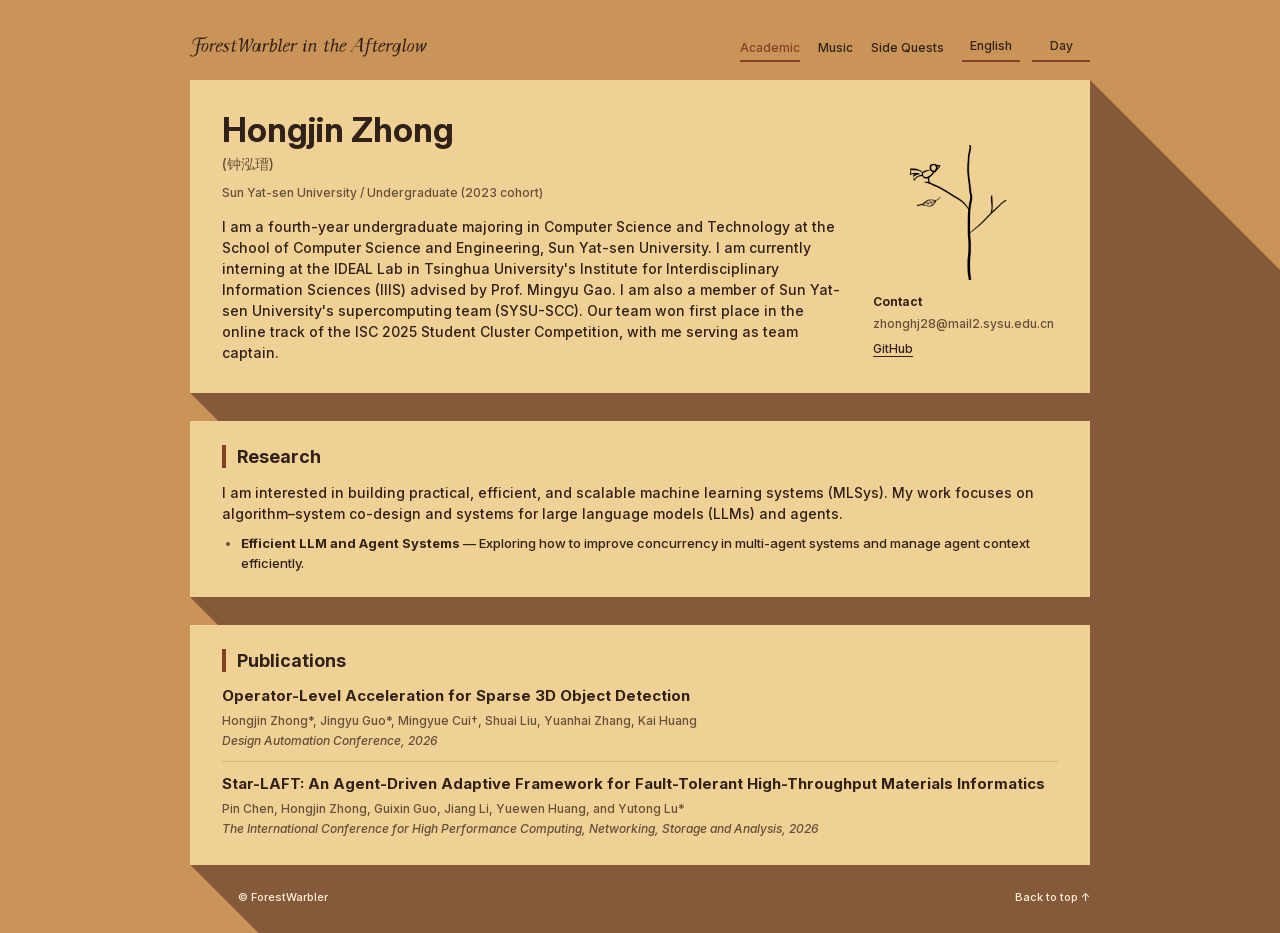
<file: index.html>
<!doctype html>
<html lang="en" data-theme="day">
  <head>
    <meta charset="utf-8" />
    <meta name="viewport" content="width=device-width, initial-scale=1" />
    <meta name="description" content="" />
    <meta name="color-scheme" content="light" />
    <meta name="theme-color" content="#ca9358" />
    <script>
      (() => {
        try {
          if (localStorage.getItem("homepage-theme") !== "night") return;
          document.documentElement.dataset.theme = "night";
          document.documentElement.style.colorScheme = "dark";
          document.querySelector('meta[name="color-scheme"]').content = "dark";
          document.querySelector('meta[name="theme-color"]').content = "#25243d";
        } catch {
          // Keep the default day theme when storage is unavailable.
        }
      })();
    </script>
    <title>ForestWarbler in the Afterglow · Academic homepage</title>
    <link rel="icon" href="./assets/favicon.svg" type="image/svg+xml" />
    <link rel="stylesheet" href="./assets/styles.css" />
    <script src="./assets/main.js" defer></script>
    <noscript><style>#loading { display: none; }</style></noscript>
  </head>
  <body data-page="academic">
    <div id="loading" class="loading" role="status">Loading… / 正在加载</div>
    <div id="load-error" class="loading" role="alert" hidden>
      <p>Could not load the content. Please refresh to try again.</p>
      <p>内容加载失败，请刷新重试。</p>
    </div>
    <noscript>
      <p class="loading">Please enable JavaScript to view this page.<br />请启用 JavaScript 查看主页。</p>
    </noscript>

    <div id="page" hidden>
      <a id="skip-link" class="skip-link" href="#main"></a>
      <div class="container">
        <header class="site-header">
          <a id="brand" class="brand" href="./index.html" aria-label="ForestWarbler in the Afterglow">
            <svg class="wordmark" viewBox="2.6 0 1200 110" aria-hidden="true" focusable="false">
              <use href="./assets/wordmark.svg#wordmark"/>
              <use class="brand-glow" href="./assets/wordmark.svg#wordmark-glow"/>
            </svg>
          </a>
          <nav id="navigation" aria-label="Main navigation">
            <a data-page-link="academic" href="./index.html">Academic</a>
            <a data-page-link="music" href="./music.html">Music</a>
            <a data-page-link="fun" href="./fun.html">Side Quests</a>
          </nav>
          <div class="header-controls">
            <button id="language-toggle" class="header-button language-toggle" type="button"></button>
            <button id="theme-toggle" class="header-button theme-toggle" type="button" aria-pressed="false"></button>
          </div>
        </header>

        <main id="main" tabindex="-1">
          <section id="profile" class="profile" aria-labelledby="profile-name">
            <div class="profile-heading">
              <h1 id="profile-name"></h1>
              <p id="profile-affiliation" class="affiliation"></p>
            </div>
            <div id="profile-paragraphs" class="prose profile-bio"></div>
            <div class="profile-sidebar">
              <img id="profile-photo" class="profile-photo" src="./content/profile.png" alt="" width="2048" height="2048" decoding="async" />
              <aside class="contact" aria-labelledby="contact-title">
                <h2 id="contact-title"></h2>
                <div id="contact-details" class="prose"></div>
                <ul id="contact-links" class="contact-links" role="list"></ul>
              </aside>
            </div>
          </section>

          <section id="research" class="section" aria-labelledby="research-title">
            <h2 id="research-title" class="section-heading"></h2>
            <div id="research-paragraphs" class="prose"></div>
            <ul id="research-interests" class="research-interests"></ul>
          </section>

          <section id="publications" class="section" aria-labelledby="publications-title">
            <h2 id="publications-title" class="section-heading"></h2>
            <p id="publications-description" class="section-description"></p>
            <ol id="publication-list" class="publication-list" role="list"></ol>
          </section>

        </main>
        <footer class="site-footer">
          <p id="footer"></p>
          <a class="back-to-top" href="#main" id="back-to-top"></a>
        </footer>
      </div>
    </div>
  </body>
</html>
</file>
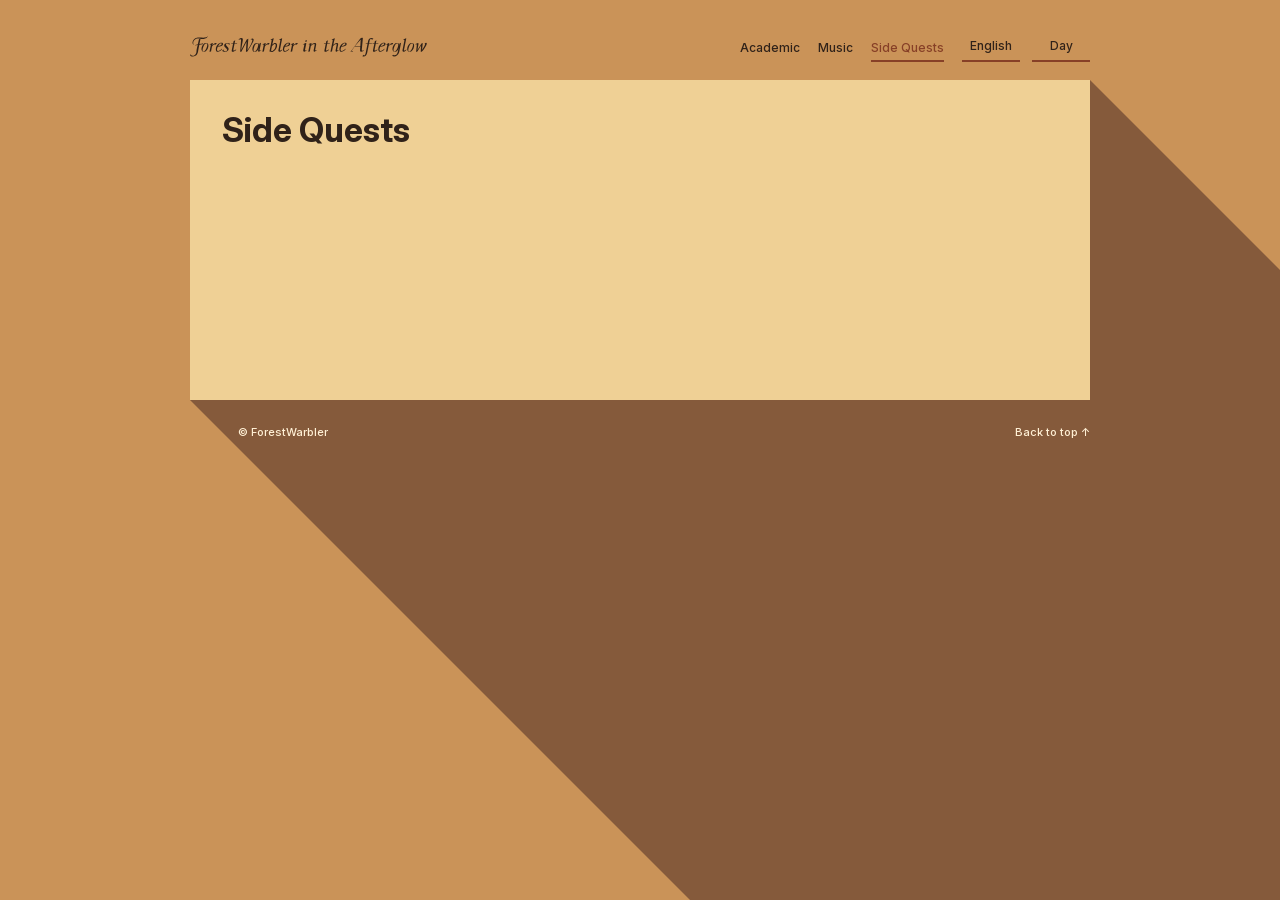
<file: fun.html>
<!doctype html>
<html lang="en" data-theme="day">
  <head>
    <meta charset="utf-8" />
    <meta name="viewport" content="width=device-width, initial-scale=1" />
    <meta name="description" content="" />
    <meta name="color-scheme" content="light" />
    <meta name="theme-color" content="#ca9358" />
    <script>
      (() => {
        try {
          if (localStorage.getItem("homepage-theme") !== "night") return;
          document.documentElement.dataset.theme = "night";
          document.documentElement.style.colorScheme = "dark";
          document.querySelector('meta[name="color-scheme"]').content = "dark";
          document.querySelector('meta[name="theme-color"]').content = "#25243d";
        } catch {
          // Keep the default day theme when storage is unavailable.
        }
      })();
    </script>
    <title>ForestWarbler in the Afterglow · Side Quests</title>
    <link rel="icon" href="./assets/favicon.svg" type="image/svg+xml" />
    <link rel="stylesheet" href="./assets/styles.css" />
    <script src="./assets/main.js" defer></script>
    <noscript><style>#loading { display: none; }</style></noscript>
  </head>
  <body data-page="fun">
    <div id="loading" class="loading" role="status">Loading… / 正在加载</div>
    <div id="load-error" class="loading" role="alert" hidden>
      <p>Could not load the content. Please refresh to try again.</p>
      <p>内容加载失败，请刷新重试。</p>
    </div>
    <noscript>
      <p class="loading">Please enable JavaScript to view this page.<br />请启用 JavaScript 查看主页。</p>
    </noscript>

    <div id="page" hidden>
      <a id="skip-link" class="skip-link" href="#main"></a>
      <div class="container">
        <header class="site-header">
          <a id="brand" class="brand" href="./index.html" aria-label="ForestWarbler in the Afterglow">
            <svg class="wordmark" viewBox="2.6 0 1200 110" aria-hidden="true" focusable="false">
              <use href="./assets/wordmark.svg#wordmark"/>
              <use class="brand-glow" href="./assets/wordmark.svg#wordmark-glow"/>
            </svg>
          </a>
          <nav id="navigation" aria-label="Main navigation">
            <a data-page-link="academic" href="./index.html">Academic</a>
            <a data-page-link="music" href="./music.html">Music</a>
            <a data-page-link="fun" href="./fun.html">Side Quests</a>
          </nav>
          <div class="header-controls">
            <button id="language-toggle" class="header-button language-toggle" type="button"></button>
            <button id="theme-toggle" class="header-button theme-toggle" type="button" aria-pressed="false"></button>
          </div>
        </header>

        <main id="main" tabindex="-1">
          <section class="section page-intro fun-space" aria-labelledby="page-title">
            <h1 id="page-title">Side Quests</h1>
            <div id="page-paragraphs" class="prose"></div>
            <ul id="page-links" class="inline-links" role="list"></ul>
          </section>
        </main>
        <footer class="site-footer">
          <p id="footer"></p>
          <a class="back-to-top" href="#main" id="back-to-top"></a>
        </footer>
      </div>
    </div>
  </body>
</html>
</file>
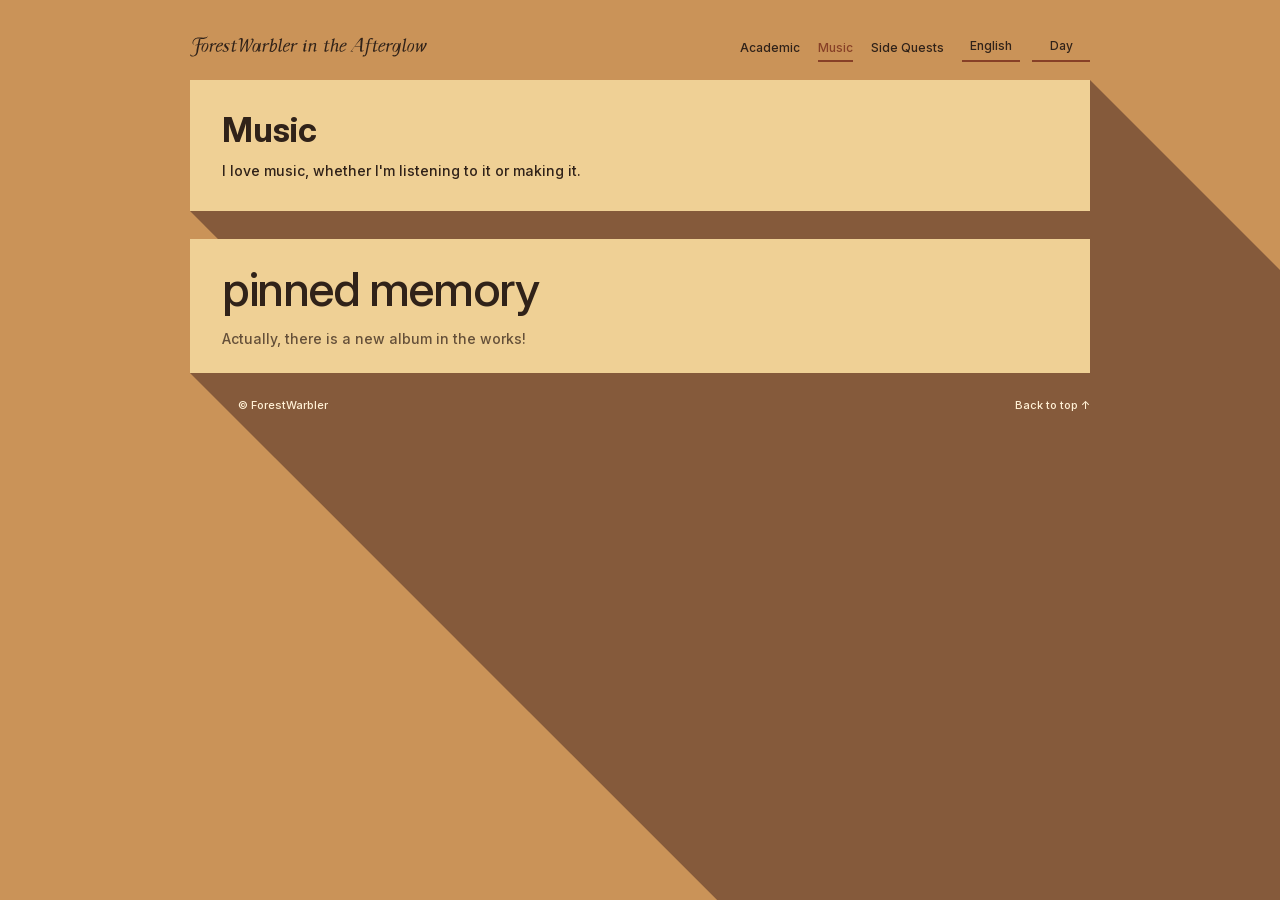
<file: music.html>
<!doctype html>
<html lang="en" data-theme="day">
  <head>
    <meta charset="utf-8" />
    <meta name="viewport" content="width=device-width, initial-scale=1" />
    <meta name="description" content="" />
    <meta name="color-scheme" content="light" />
    <meta name="theme-color" content="#ca9358" />
    <script>
      (() => {
        try {
          if (localStorage.getItem("homepage-theme") !== "night") return;
          document.documentElement.dataset.theme = "night";
          document.documentElement.style.colorScheme = "dark";
          document.querySelector('meta[name="color-scheme"]').content = "dark";
          document.querySelector('meta[name="theme-color"]').content = "#25243d";
        } catch {
          // Keep the default day theme when storage is unavailable.
        }
      })();
    </script>
    <title>ForestWarbler in the Afterglow · Music</title>
    <link rel="icon" href="./assets/favicon.svg" type="image/svg+xml" />
    <link rel="stylesheet" href="./assets/styles.css" />
    <script src="./assets/main.js" defer></script>
    <noscript><style>#loading { display: none; }</style></noscript>
  </head>
  <body data-page="music">
    <div id="loading" class="loading" role="status">Loading… / 正在加载</div>
    <div id="load-error" class="loading" role="alert" hidden>
      <p>Could not load the content. Please refresh to try again.</p>
      <p>内容加载失败，请刷新重试。</p>
    </div>
    <noscript>
      <p class="loading">Please enable JavaScript to view this page.<br />请启用 JavaScript 查看主页。</p>
    </noscript>

    <div id="page" hidden>
      <a id="skip-link" class="skip-link" href="#main"></a>
      <div class="container">
        <header class="site-header">
          <a id="brand" class="brand" href="./index.html" aria-label="ForestWarbler in the Afterglow">
            <svg class="wordmark" viewBox="2.6 0 1200 110" aria-hidden="true" focusable="false">
              <use href="./assets/wordmark.svg#wordmark"/>
              <use class="brand-glow" href="./assets/wordmark.svg#wordmark-glow"/>
            </svg>
          </a>
          <nav id="navigation" aria-label="Main navigation">
            <a data-page-link="academic" href="./index.html">Academic</a>
            <a data-page-link="music" href="./music.html">Music</a>
            <a data-page-link="fun" href="./fun.html">Side Quests</a>
          </nav>
          <div class="header-controls">
            <button id="language-toggle" class="header-button language-toggle" type="button"></button>
            <button id="theme-toggle" class="header-button theme-toggle" type="button" aria-pressed="false"></button>
          </div>
        </header>

        <main id="main" tabindex="-1">
          <section class="section page-intro" aria-labelledby="page-title">
            <h1 id="page-title">Music</h1>
            <div id="page-paragraphs" class="prose"></div>
            <ul id="page-links" class="inline-links" role="list"></ul>
          </section>
          <section class="section album" aria-labelledby="album-title">
            <h2 id="album-title" class="album-title">pinned memory</h2>
            <p id="album-status" class="album-status"></p>
          </section>
        </main>
        <footer class="site-footer">
          <p id="footer"></p>
          <a class="back-to-top" href="#main" id="back-to-top"></a>
        </footer>
      </div>
    </div>
  </body>
</html>
</file>
<file: assets/styles.css>
@font-face {
  font-family: Inter;
  font-style: normal;
  font-weight: 100 900;
  font-display: swap;
  src: url("./fonts/inter/InterVariable.woff2") format("woff2");
}

@font-face {
  font-family: Inter;
  font-style: italic;
  font-weight: 100 900;
  font-display: swap;
  src: url("./fonts/inter/InterVariable-Italic.woff2") format("woff2");
}

:root {
  color-scheme: light;
  --background: #ca9358;
  --surface: #efd095;
  --shadow: #855a3b;
  --shadow-length: 140vmax;
  --text: #302219;
  --muted: #655039;
  --line: #d5b57c;
  --accent: #874027;
  --outside-text: var(--text);
  --outside-accent: var(--accent);
  --button-hover-text: #fff;
  --selection-text: #fff;
  --footer-text: #fff0d5;
  --font-body: Inter, Helvetica, ui-sans-serif, system-ui, -apple-system, "Noto Sans CJK SC", sans-serif;
  --font-heading: var(--font-body);
  font-family: var(--font-body);
}

:root[data-theme="night"] {
  color-scheme: dark;
  --background: #25243d;
  --surface: #1b1a2e;
  --shadow: #11101f;
  --text: #eed38a;
  --muted: #bca977;
  --line: #343147;
  --accent: #f1d38a;
  --outside-text: var(--text);
  --outside-accent: var(--accent);
  --button-hover-text: #25243d;
  --selection-text: #11101f;
  --footer-text: var(--text);
}

* { box-sizing: border-box; }
html { scroll-behavior: smooth; scroll-padding-top: 18px; }
body { min-width: 280px; margin: 0; background: var(--background); color: var(--text); font-size: 14px; font-weight: 500; line-height: 1.5; }
#page { min-height: 100vh; overflow: clip; padding-block: 24px 28px; }
[hidden] { display: none !important; }
::selection { color: var(--selection-text); background: var(--accent); }
a { color: inherit; text-decoration: none; text-underline-offset: 3px; overflow-wrap: anywhere; }
a:hover { color: var(--accent); text-decoration: underline; }
button { font: inherit; }
:focus-visible { outline: 2px solid var(--accent); outline-offset: 4px; }
main:focus { outline: none; }
main { isolation: isolate; }
.container { width: min(100% - 64px, 900px); margin-inline: auto; }

.site-header { display: grid; grid-template-columns: auto minmax(0, 1fr) auto; align-items: center; gap: 10px 18px; padding: 8px 0 18px; color: var(--outside-text); }
.site-header a:hover { color: var(--outside-accent); }
.site-header :focus-visible { outline-color: var(--outside-accent); }
.brand { display: block; width: 18em; max-width: 100%; }
.brand:hover { text-decoration: none; }
.wordmark { display: block; width: 100%; height: auto; overflow: visible; }
:root[data-theme="night"] .brand-glow { color: #fff2b4; filter: drop-shadow(0 0 2px #ffda76) drop-shadow(0 0 7px #f3b745); }
nav { display: flex; flex-wrap: wrap; justify-content: flex-end; gap: 2px 18px; }
nav a { display: inline-flex; align-items: center; min-height: 30px; padding-block: 4px; font-size: 12px; line-height: 1.25; }
nav a[aria-current="page"] { color: var(--outside-accent); box-shadow: inset 0 -2px currentColor; }
.header-controls { justify-self: end; display: flex; align-items: center; gap: 12px; }
.header-button { min-width: 58px; min-height: 30px; padding: 5px 8px; border: 0; border-bottom: 2px solid var(--outside-accent); border-radius: 0; background: transparent; color: inherit; font-size: 12px; line-height: 1.3; cursor: pointer; }
.header-button:hover { background: var(--outside-accent); color: var(--button-hover-text); }

h1, h2, h3, p { margin-top: 0; }
h1, .section-heading, .publication h3 { font-family: var(--font-heading); }
h1 { margin-bottom: 11px; font-size: 34px; font-weight: 700; line-height: 1.15; overflow-wrap: anywhere; }
.name-primary, .name-secondary { display: block; }
.name-secondary { margin-top: 6px; color: var(--muted); font-family: var(--font-body); font-size: 14px; font-weight: 500; line-height: 1.3; }
.profile, .section { position: relative; background: var(--surface); }
/* One solid polygon extends each panel's shadow at 45 degrees. */
.profile::before, .section::before {
  content: "";
  position: absolute;
  z-index: -1;
  top: 0;
  left: 0;
  width: calc(100% + var(--shadow-length));
  height: calc(100% + var(--shadow-length));
  background: var(--shadow);
  clip-path: polygon(0 0, calc(100% - var(--shadow-length)) 0,
    100% var(--shadow-length), 100% 100%,
    var(--shadow-length) 100%, 0 calc(100% - var(--shadow-length)));
  pointer-events: none;
}
.profile {
  display: grid;
  grid-template-columns: minmax(0, 1fr) 185px;
  grid-template-rows: auto 1fr;
  grid-template-areas: "heading sidebar" "bio sidebar";
  gap: 14px 28px;
  padding: 30px 32px;
}
.profile-heading { grid-area: heading; }
.profile-bio { grid-area: bio; }
.profile-sidebar { grid-area: sidebar; align-self: start; min-width: 0; }
.profile-photo { display: block; width: min(100%, 170px); height: auto; mix-blend-mode: multiply; }
:root[data-theme="night"] .profile-photo { filter: invert(1) sepia(1) saturate(2) brightness(.9); mix-blend-mode: screen; }
.affiliation { margin-bottom: 0; color: var(--muted); font-size: 12px; line-height: 1.45; }
.prose { overflow-wrap: anywhere; }
.prose p { margin-bottom: 8px; }
.prose p:last-child { margin-bottom: 0; }
.contact { padding-top: 14px; font-size: 12px; }
.contact h2 { margin-bottom: 5px; font-size: 12px; line-height: 1.3; }
.contact .prose { color: var(--muted); }
.contact-links, .publication-list, .inline-links { margin: 0; padding: 0; list-style: none; }
.contact .prose:not([hidden]) + .contact-links { margin-top: 3px; }
.contact-links li + li { margin-top: 2px; }
.contact-links a { display: inline-block; padding-block: 4px; text-decoration: underline; }

.section { margin-top: 28px; padding: 24px 32px; }
.page-intro { margin-top: 0; padding-block: 30px; }
.fun-space { min-height: 320px; }
.album-title { margin-bottom: 12px; font-size: clamp(32px, 5vw, 48px); font-weight: 500; line-height: 1.1; letter-spacing: -.03em; }
.album-status { margin-bottom: 0; color: var(--muted); }
.section-heading { margin-bottom: 14px; padding-left: 11px; border-left: 4px solid var(--accent); font-size: 18px; font-weight: 700; line-height: 1.3; }
.research-interests { margin-block: 10px 0; padding-left: 19px; font-size: 13px; }
.research-interests li + li { margin-top: 5px; }
.research-interests li::marker { color: var(--muted); }
.section-description { margin-bottom: 10px; color: var(--muted); font-size: 13px; }
.publication + .publication { margin-top: 12px; padding-top: 12px; border-top: 1px solid var(--line); }
.publication h3 { margin-bottom: 5px; font-size: 15px; font-weight: 700; line-height: 1.35; }
.publication-details { overflow-wrap: anywhere; }
.publication-authors, .publication-venue { margin-bottom: 3px; color: var(--muted); font-size: 12px; line-height: 1.45; }
.publication-venue { font-style: italic; }
.inline-links { display: flex; flex-wrap: wrap; gap: 4px 15px; margin-top: 8px; font-size: 13px; }
.inline-links a { display: inline-block; padding-block: 4px; text-decoration: underline; }
.publication-links { margin-top: 4px; gap: 4px 12px; font-size: 12px; }

.site-footer { position: relative; display: flex; justify-content: space-between; align-items: baseline; gap: 10px 20px; padding: 24px 0 0 48px; color: var(--footer-text); font-size: 11px; }
.site-footer a:hover { color: var(--footer-text); }
.site-footer a:focus-visible { outline-color: currentColor; }
.site-footer p { margin-bottom: 0; }
.back-to-top { flex-shrink: 0; }
.loading { margin: 0; padding: 15vh 24px; color: var(--outside-text); text-align: center; }
.skip-link { position: absolute; top: 8px; left: 12px; z-index: 2; padding: 7px 14px; transform: translateY(-200%); background: var(--surface); }
.skip-link:focus { transform: translateY(0); }

@media (max-width: 760px) {
  .container { width: calc(100% - 36px); }
  #page { padding-top: 12px; }
  .profile { gap: 14px 22px; padding: 27px; grid-template-columns: minmax(0, 1fr) 185px; }
  .section { padding-inline: 27px; }
  h1 { font-size: 32px; }
  .site-header { grid-template-columns: minmax(0, 1fr) auto; gap: 12px 16px; padding: 6px 0 18px; }
  .brand { grid-row: 1; grid-column: 1 / -1; }
  nav { grid-row: 2; grid-column: 1; justify-content: flex-start; }
  .header-controls { grid-row: 2; grid-column: 2; align-self: start; }
}

@media (max-width: 600px) {
  .container { width: calc(100% - 24px); }
  #page { padding-top: 9px; }
  .site-header { padding: 4px 0 16px; gap: 12px 10px; }
  nav { gap: 2px 12px; }
  nav a { font-size: 11px; }
  .header-controls { gap: 6px; }
  .header-button { min-height: 30px; min-width: 44px; padding-inline: 6px; font-size: 11px; }
  .profile {
    grid-template-columns: minmax(0, 1fr) clamp(64px, 20vw, 88px);
    grid-template-rows: auto;
    grid-template-areas: "heading photo" "bio bio" "contact contact";
    gap: 15px 12px;
    padding: 24px 21px;
  }
  .profile-heading h1 { font-size: clamp(26px, 7vw, 30px); margin-bottom: 10px; }
  .name-secondary { font-size: 13px; margin-top: 4px; }
  .profile-sidebar { display: contents; }
  .profile-photo { grid-area: photo; }
  .contact { grid-area: contact; padding-top: 10px; border-top: 1px solid var(--line); }
  .contact-links { display: flex; flex-wrap: wrap; gap: 4px 16px; }
  .contact-links li + li { margin-top: 0; }
  .section { margin-top: 20px; padding: 22px 21px; }
  .page-intro { margin-top: 0; }
  .publication-authors, .publication-venue { font-size: 13px; }
  .site-footer { flex-wrap: wrap; }
}

@media (prefers-reduced-motion: reduce) { html { scroll-behavior: auto; } }
</file>
